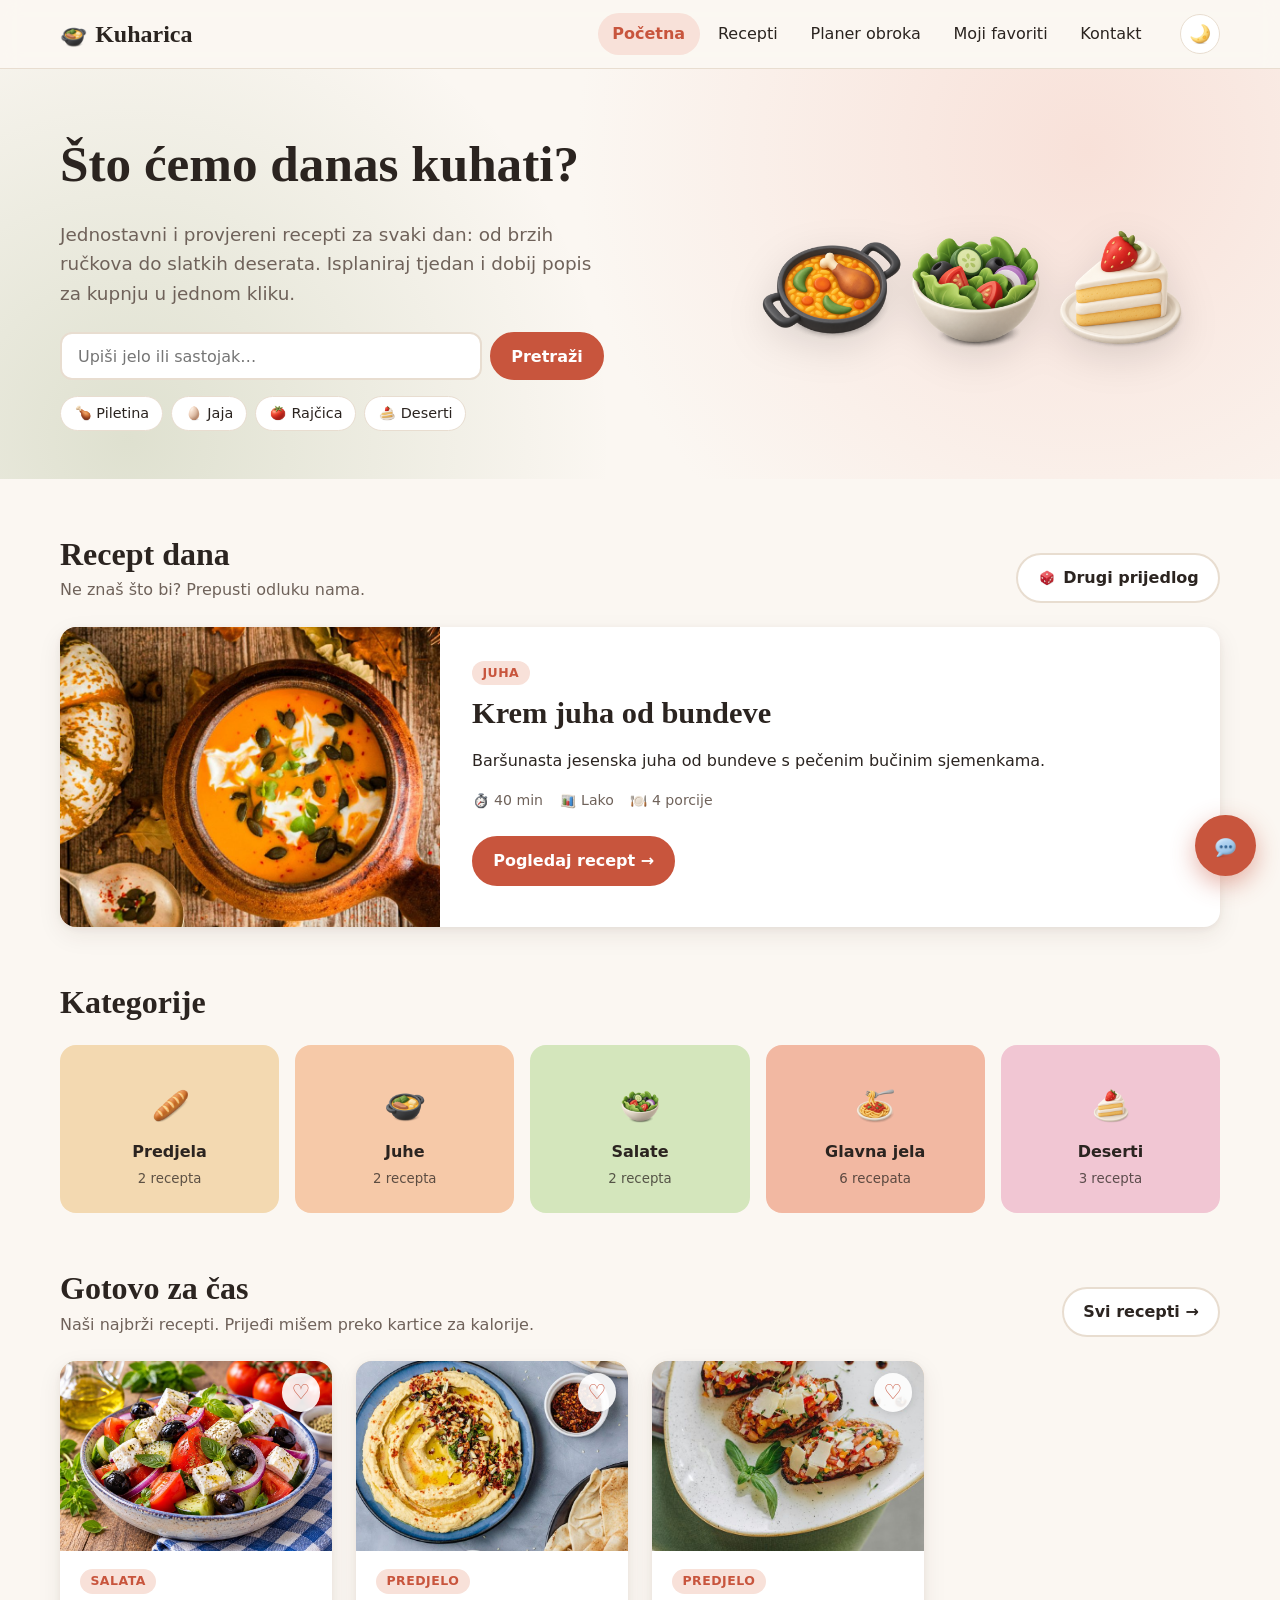
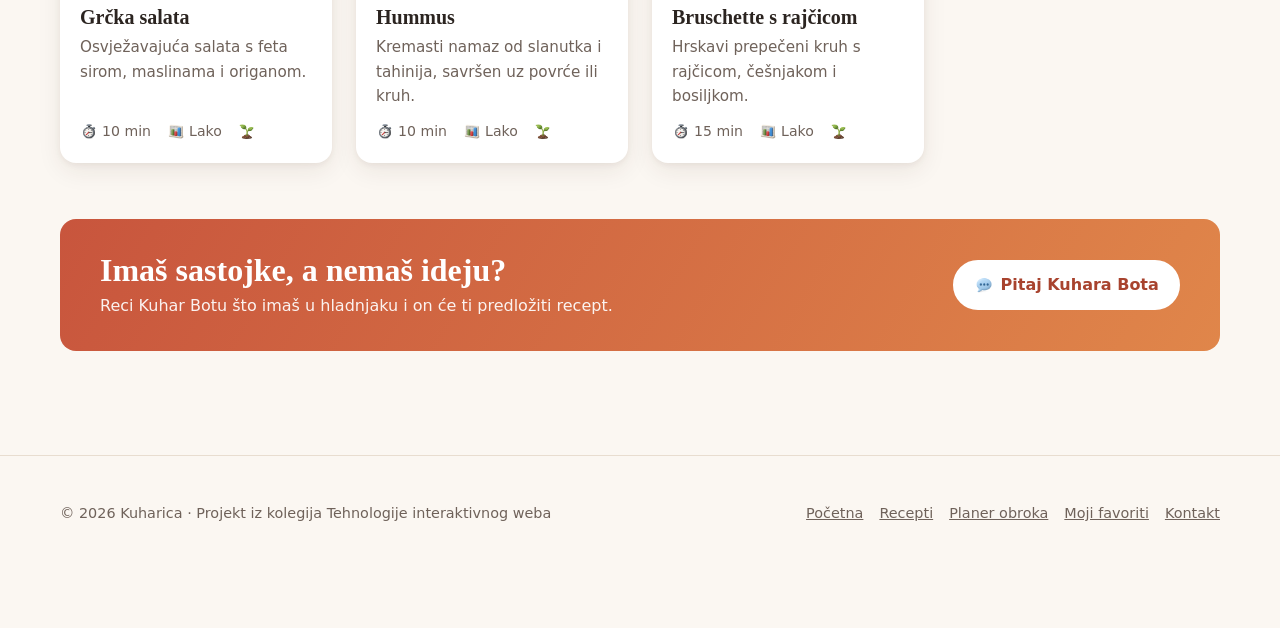
<file: index.html>
<!DOCTYPE html>
<html lang="hr">
<head>
  <meta charset="UTF-8">
  <meta name="viewport" content="width=device-width, initial-scale=1.0">
  <meta name="description" content="Domaći recepti, planer obroka i chatbot koji predlaže što skuhati.">
  <title>Kuharica – recepti za svaki dan</title>
  <link rel="icon" type="image/png" href="images/icons/pot.png">
  <link rel="stylesheet" href="css/style.css">
</head>
<body data-page="home">
  <header class="header">
    <div class="wrapper header-content">
      <a href="index.html" class="logo"><span class="logo-icon"><img class="icon" src="images/icons/pot.png" alt=""></span><span class="logo-text">Kuharica</span></a>
      <nav class="navigation" id="navigation" aria-label="Glavna navigacija">
        <a href="index.html" class="active" aria-current="page">Početna</a>
        <a href="recipes.html">Recepti</a>
        <a href="planner.html">Planer obroka</a>
        <a href="favorites.html">Moji favoriti</a>
        <a href="contact.html">Kontakt</a>
      </nav>
      <div class="header-actions">
        <button class="btn-icon" id="theme-toggle" aria-label="Promijeni temu"><img class="icon" src="images/icons/moon.png" alt=""></button>
        <button class="btn-icon menu-btn" id="menu-toggle" aria-label="Izbornik" aria-expanded="false" aria-controls="navigation">☰</button>
      </div>
    </div>
  </header>

  <main>
    <section class="hero">
      <div class="wrapper hero-content">
        <div>
          <h1>Što ćemo danas kuhati?</h1>
          <p>Jednostavni i provjereni recepti za svaki dan: od brzih ručkova do slatkih deserata. Isplaniraj tjedan i dobij popis za kupnju u jednom kliku.</p>
          <form class="hero-search" action="recipes.html" method="get" role="search">
            <label for="hero-search-input" class="visually-hidden">Pretraži recepte</label>
            <input type="search" id="hero-search-input" name="q" placeholder="Upiši jelo ili sastojak…">
            <button type="submit" class="btn btn-primary">Pretraži</button>
          </form>
          <div class="hero-tags">
            <a href="recipes.html?q=piletina"><img class="icon" src="images/icons/drumstick.png" alt=""> Piletina</a>
            <a href="recipes.html?q=jaja"><img class="icon" src="images/icons/egg.png" alt=""> Jaja</a>
            <a href="recipes.html?q=rajčica"><img class="icon" src="images/icons/tomato.png" alt=""> Rajčica</a>
            <a href="recipes.html?category=dessert"><img class="icon" src="images/icons/cake.png" alt=""> Deserti</a>
          </div>
        </div>
        <div class="hero-illustration" aria-hidden="true"><span><img class="icon" src="images/icons/paella.png" alt=""></span><span><img class="icon" src="images/icons/salad.png" alt=""></span><span><img class="icon" src="images/icons/cake.png" alt=""></span></div>
      </div>
    </section>

    <section class="section">
      <div class="wrapper">
        <div class="section-header">
          <div>
            <h2>Recept dana</h2>
            <p class="subtitle">Ne znaš što bi? Prepusti odluku nama.</p>
          </div>
          <button class="btn" id="new-suggestion"><img class="icon" src="images/icons/dice.png" alt=""> Drugi prijedlog</button>
        </div>
        <article class="featured" id="recipe-of-the-day" aria-live="polite"></article>
      </div>
    </section>

    <section class="section section-no-top">
      <div class="wrapper">
        <div class="section-header"><h2>Kategorije</h2></div>
        <div class="categories" id="categories"></div>
      </div>
    </section>

    <section class="section section-no-top">
      <div class="wrapper">
        <div class="section-header">
          <div>
            <h2>Gotovo za čas</h2>
            <p class="subtitle">Naši najbrži recepti. Prijeđi mišem preko kartice za kalorije.</p>
          </div>
          <a href="recipes.html" class="btn">Svi recepti →</a>
        </div>
        <div class="grid" id="fastest"></div>
      </div>
    </section>

    <section class="section section-no-top" id="favorites-section" hidden>
      <div class="wrapper">
        <div class="section-header"><h2><img class="icon" src="images/icons/heart.png" alt=""> Tvoji favoriti</h2></div>
        <div class="grid" id="favorites-grid"></div>
      </div>
    </section>

    <section class="section section-no-top">
      <div class="wrapper">
        <div class="chat-cta">
          <div>
            <h2>Imaš sastojke, a nemaš ideju?</h2>
            <p>Reci Kuhar Botu što imaš u hladnjaku i on će ti predložiti recept.</p>
          </div>
          <button class="btn open-chat"><img class="icon" src="images/icons/speech-bubble.png" alt=""> Pitaj Kuhara Bota</button>
        </div>
      </div>
    </section>

  </main>

  <footer class="footer">
    <div class="wrapper footer-content">
      <p>© 2026 Kuharica · Projekt iz kolegija Tehnologije interaktivnog weba</p>
      <nav aria-label="Navigacija u podnožju"><a href="index.html">Početna</a> <a href="recipes.html">Recepti</a> <a href="planner.html">Planer obroka</a> <a href="favorites.html">Moji favoriti</a> <a href="contact.html">Kontakt</a></nav>
    </div>
  </footer>

  <script src="js/data.js"></script>
  <script src="js/main.js"></script>
  <script src="js/chatbot.js"></script>
</body>
</html>
</file>
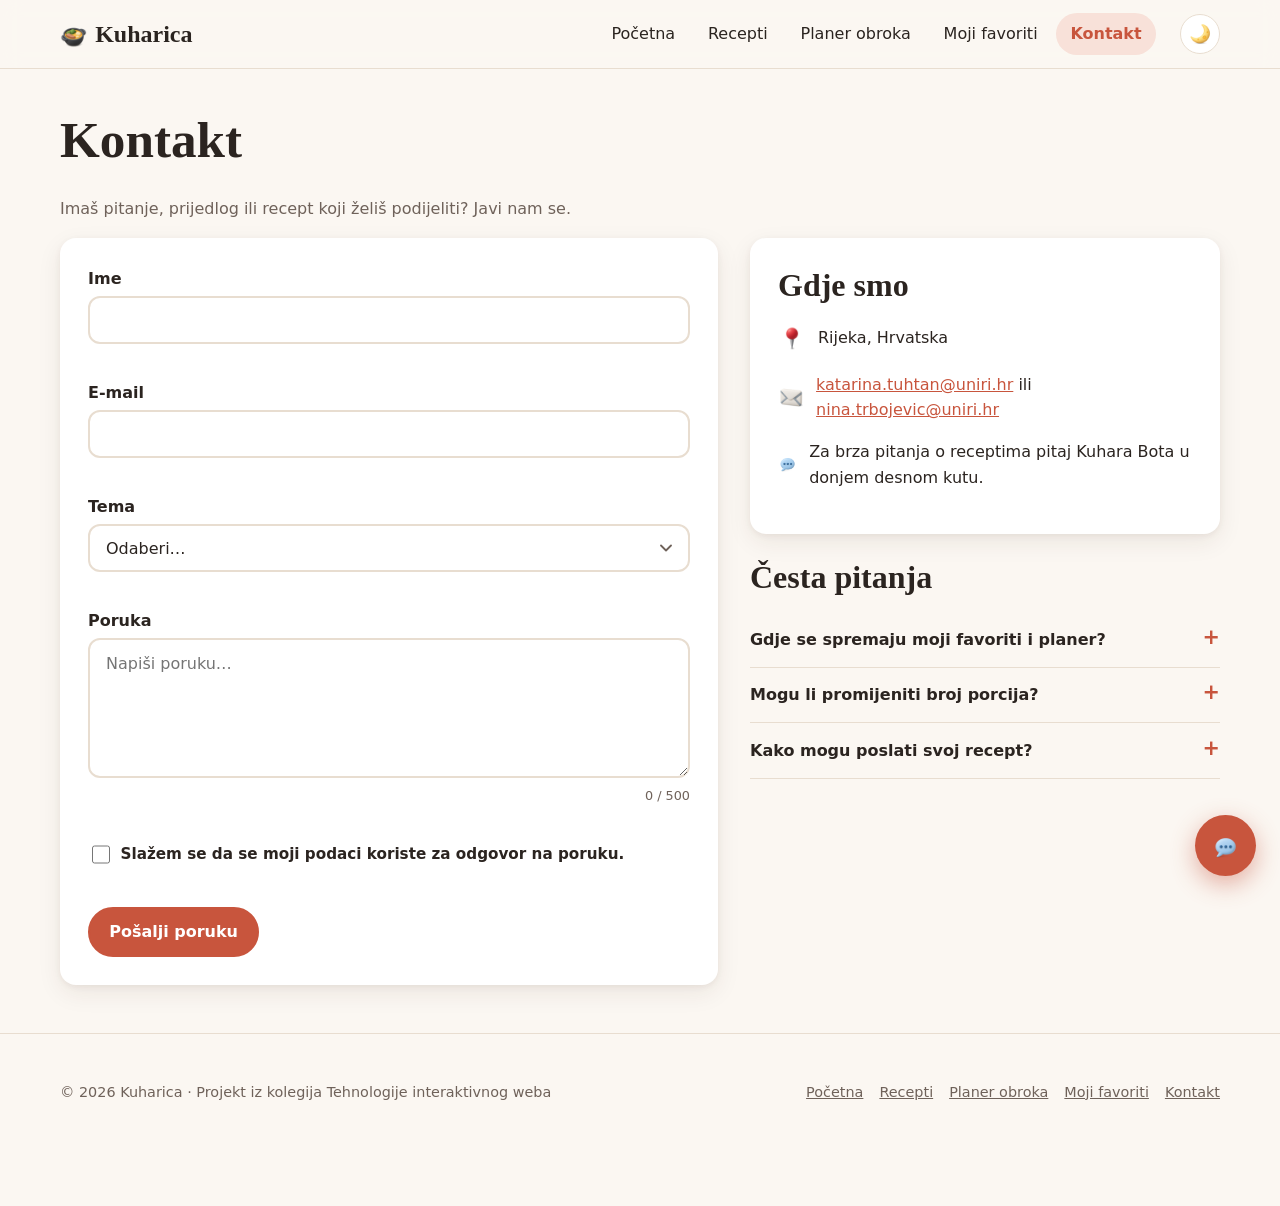
<file: contact.html>
<!DOCTYPE html>
<html lang="hr">

<head>
  <meta charset="UTF-8">
  <meta name="viewport" content="width=device-width, initial-scale=1.0">
  <meta name="description" content="Pošalji nam pitanje ili svoj recept.">
  <title>Kontakt | Kuharica</title>
  <link rel="icon" type="image/png" href="images/icons/pot.png">
  <link rel="stylesheet" href="css/style.css">
</head>

<body data-page="contact">
  <header class="header">
    <div class="wrapper header-content">
      <a href="index.html" class="logo"><span class="logo-icon"><img class="icon" src="images/icons/pot.png"
            alt=""></span><span class="logo-text">Kuharica</span></a>
      <nav class="navigation" id="navigation" aria-label="Glavna navigacija">
        <a href="index.html">Početna</a>
        <a href="recipes.html">Recepti</a>
        <a href="planner.html">Planer obroka</a>
        <a href="favorites.html">Moji favoriti</a>
        <a href="contact.html" class="active" aria-current="page">Kontakt</a>
      </nav>
      <div class="header-actions">
        <button class="btn-icon" id="theme-toggle" aria-label="Promijeni temu"><img class="icon"
            src="images/icons/moon.png" alt=""></button>
        <button class="btn-icon menu-btn" id="menu-toggle" aria-label="Izbornik" aria-expanded="false"
          aria-controls="navigation">☰</button>
      </div>
    </div>
  </header>

  <main>
    <div class="wrapper">
      <div class="page-title">
        <h1>Kontakt</h1>
        <p class="subtitle">Imaš pitanje, prijedlog ili recept koji želiš podijeliti? Javi nam se.</p>
      </div>

      <div class="contact-layout">
        <section class="block">
          <form id="contact-form" action="https://formspree.io/f/myewdglk" method="POST" novalidate>
            <div class="field">
              <label for="name">Ime</label>
              <input type="text" id="name" name="name" autocomplete="name">
              <small class="error" aria-live="polite"></small>
            </div>
            <div class="field">
              <label for="email">E-mail</label>
              <input type="email" id="email" name="email" autocomplete="email">
              <small class="error" aria-live="polite"></small>
            </div>
            <div class="field">
              <label for="topic">Tema</label>
              <select id="topic" name="topic">
                <option value="">Odaberi…</option>
                <option value="question">Pitanje o receptu</option>
                <option value="recipe">Želim poslati svoj recept</option>
                <option value="suggestion">Prijedlog ili pohvala</option>
                <option value="other">Ostalo</option>
              </select>
              <small class="error" aria-live="polite"></small>
            </div>
            <div class="field" id="recipe-field" hidden>
              <label for="recipe-name">Naziv recepta</label>
              <input type="text" id="recipe-name" name="recipe" placeholder="npr. Bakine fritule">
              <small class="error" aria-live="polite"></small>
            </div>
            <div class="field">
              <label for="message">Poruka</label>
              <textarea id="message" name="message" maxlength="500" placeholder="Napiši poruku…"></textarea>
              <span class="char-count" id="char-count">0 / 500</span>
              <small class="error" aria-live="polite"></small>
            </div>
            <div class="field">
              <label class="checkbox"><input type="checkbox" id="consent"> Slažem se da se moji podaci koriste za
                odgovor na poruku.</label>
              <small class="error" aria-live="polite"></small>
            </div>
            <button type="submit" class="btn btn-primary" id="send-btn">Pošalji poruku</button>
          </form>

          <div class="success" id="success" hidden>
            <p class="success-emoji"><img class="icon" src="images/icons/check.png" alt=""></p>
            <h2>Hvala, <span id="success-name"></span>!</h2>
            <p>Tvoja poruka je zaprimljena. Javit ćemo ti se uskoro.</p>
            <button class="btn" id="new-message" type="button">Pošalji novu poruku</button>
          </div>
        </section>

        <aside>
          <div class="block">
            <h2>Gdje smo</h2>
            <div class="info-item"><span><img class="icon" src="images/icons/pin.png" alt=""></span>
              <p>Rijeka, Hrvatska</p>
            </div>
            <div class="info-item">
              <span><img class="icon" src="images/icons/envelope.png" alt=""></span>
              <p>
                <a href="mailto:katarina.tuhtan@uniri.hr">katarina.tuhtan@uniri.hr</a> ili <a
                  href="mailto:nina.trbojevic@uniri.hr">nina.trbojevic@uniri.hr</a>
              </p>
            </div>
            <div class="info-item"><span><img class="icon" src="images/icons/speech-bubble.png" alt=""></span>
              <p>Za brza pitanja o receptima pitaj Kuhara Bota u donjem desnom kutu.</p>
            </div>
          </div>

          <div class="questions">
            <h2>Česta pitanja</h2>
            <div class="question">
              <button class="question-btn" aria-expanded="false" aria-controls="answer-1">Gdje se spremaju moji favoriti
                i planer?</button>
              <div class="answer" id="answer-1" hidden>
                <p>Lokalno u tvom pregledniku (localStorage). Ostaju spremljeni i kad zatvoriš stranicu, ali samo na tom
                  uređaju.</p>
              </div>
            </div>
            <div class="question">
              <button class="question-btn" aria-expanded="false" aria-controls="answer-2">Mogu li promijeniti broj
                porcija?</button>
              <div class="answer" id="answer-2" hidden>
                <p>Da. Na stranici recepta upiši broj porcija ili koristi gumbe + i −, a količine sastojaka preračunat
                  će se same.</p>
              </div>
            </div>
            <div class="question">
              <button class="question-btn" aria-expanded="false" aria-controls="answer-3">Kako mogu poslati svoj
                recept?</button>
              <div class="answer" id="answer-3" hidden>
                <p>U obrascu odaberi temu „Želim poslati svoj recept“, upiši naziv i opiši recept u poruci.</p>
              </div>
            </div>
          </div>
        </aside>
      </div>
    </div>

  </main>

  <footer class="footer">
    <div class="wrapper footer-content">
      <p>© 2026 Kuharica · Projekt iz kolegija Tehnologije interaktivnog weba</p>
      <nav aria-label="Navigacija u podnožju"><a href="index.html">Početna</a> <a href="recipes.html">Recepti</a> <a
          href="planner.html">Planer obroka</a> <a href="favorites.html">Moji favoriti</a> <a href="contact.html">Kontakt</a></nav>
    </div>
  </footer>

  <script src="js/data.js"></script>
  <script src="js/main.js"></script>
  <script src="js/chatbot.js"></script>
</body>

</html>
</file>
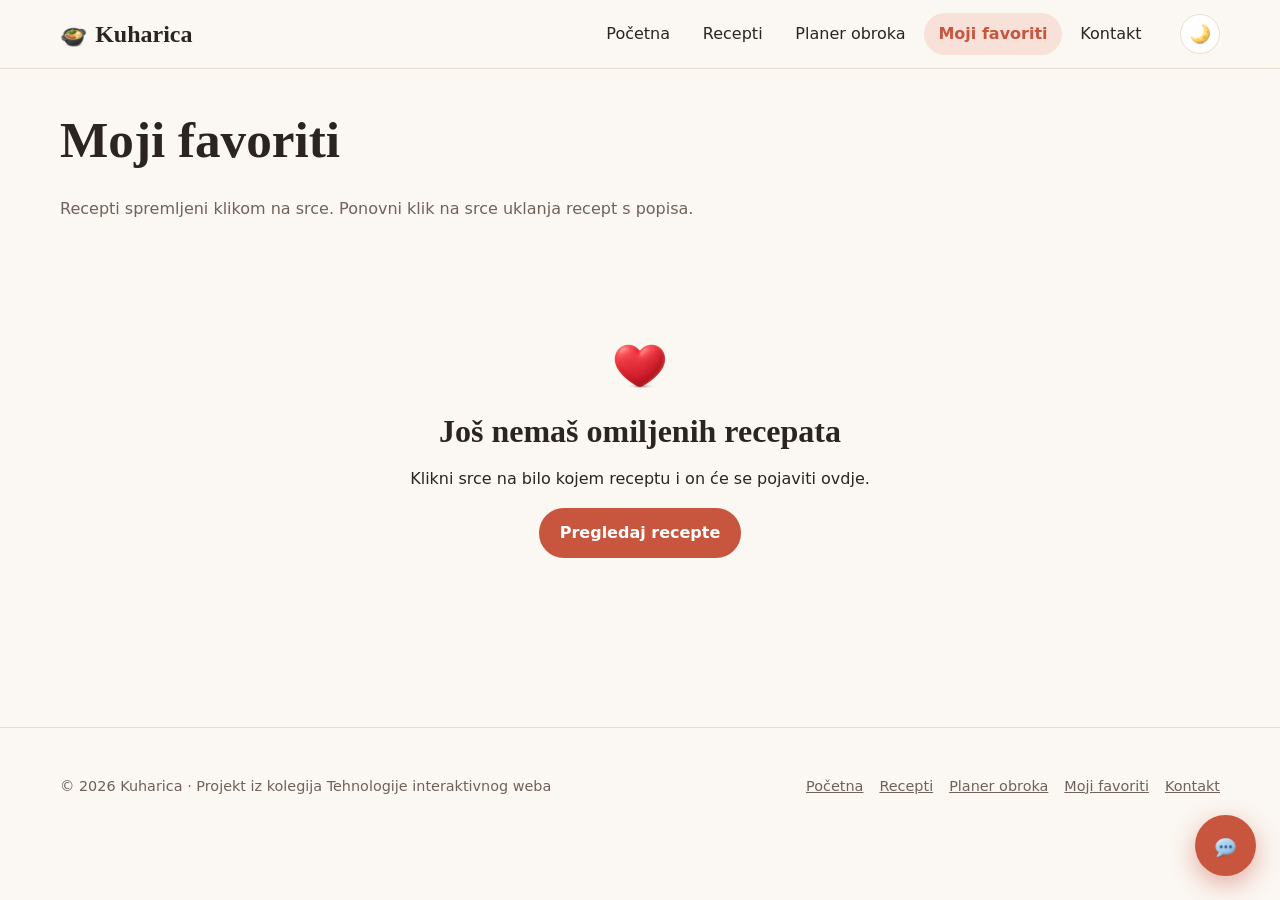
<file: favorites.html>
<!DOCTYPE html>
<html lang="hr">
<head>
  <meta charset="UTF-8">
  <meta name="viewport" content="width=device-width, initial-scale=1.0">
  <meta name="description" content="Tvoji spremljeni recepti.">
  <title>Moji favoriti | Kuharica</title>
  <link rel="icon" type="image/png" href="images/icons/pot.png">
  <link rel="stylesheet" href="css/style.css">
</head>
<body data-page="favorites">
  <header class="header">
    <div class="wrapper header-content">
      <a href="index.html" class="logo"><span class="logo-icon"><img class="icon" src="images/icons/pot.png" alt=""></span><span class="logo-text">Kuharica</span></a>
      <nav class="navigation" id="navigation" aria-label="Glavna navigacija">
        <a href="index.html">Početna</a>
        <a href="recipes.html">Recepti</a>
        <a href="planner.html">Planer obroka</a>
        <a href="favorites.html" class="active" aria-current="page">Moji favoriti</a>
        <a href="contact.html">Kontakt</a>
      </nav>
      <div class="header-actions">
        <button class="btn-icon" id="theme-toggle" aria-label="Promijeni temu"><img class="icon" src="images/icons/moon.png" alt=""></button>
        <button class="btn-icon menu-btn" id="menu-toggle" aria-label="Izbornik" aria-expanded="false" aria-controls="navigation">☰</button>
      </div>
    </div>
  </header>

  <main>
    <div class="wrapper">
      <div class="page-title">
        <h1>Moji favoriti</h1>
        <p class="subtitle">Recepti spremljeni klikom na srce. Ponovni klik na srce uklanja recept s popisa.</p>
      </div>

      <p class="counter" id="favorites-count" aria-live="polite"></p>
      <div class="grid" id="favorites-list"></div>

      <div class="empty" id="favorites-empty" hidden>
        <p class="empty-emoji"><img class="icon" src="images/icons/heart.png" alt=""></p>
        <h2>Još nemaš omiljenih recepata</h2>
        <p>Klikni srce na bilo kojem receptu i on će se pojaviti ovdje.</p>
        <a href="recipes.html" class="btn btn-primary">Pregledaj recepte</a>
      </div>
    </div>
  </main>

  <footer class="footer">
    <div class="wrapper footer-content">
      <p>© 2026 Kuharica · Projekt iz kolegija Tehnologije interaktivnog weba</p>
      <nav aria-label="Navigacija u podnožju"><a href="index.html">Početna</a> <a href="recipes.html">Recepti</a> <a href="planner.html">Planer obroka</a> <a href="favorites.html">Moji favoriti</a> <a href="contact.html">Kontakt</a></nav>
    </div>
  </footer>

  <script src="js/data.js"></script>
  <script src="js/main.js"></script>
  <script src="js/chatbot.js"></script>
</body>
</html>
</file>
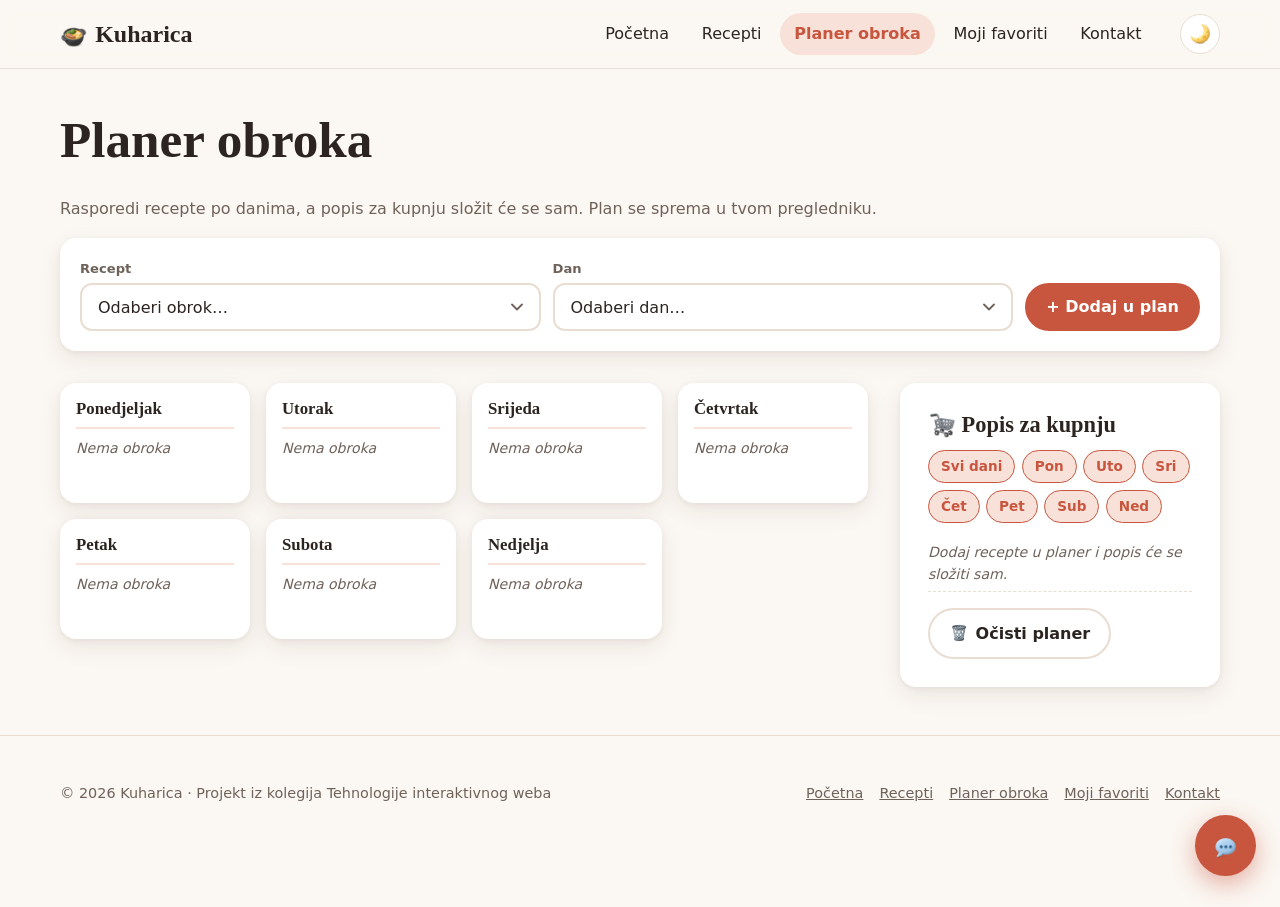
<file: planner.html>
<!DOCTYPE html>
<html lang="hr">
<head>
  <meta charset="UTF-8">
  <meta name="viewport" content="width=device-width, initial-scale=1.0">
  <meta name="description" content="Isplaniraj obroke za tjedan i dobij popis za kupnju.">
  <title>Planer obroka | Kuharica</title>
  <link rel="icon" type="image/png" href="images/icons/pot.png">
  <link rel="stylesheet" href="css/style.css">
</head>
<body data-page="planner">
  <header class="header">
    <div class="wrapper header-content">
      <a href="index.html" class="logo"><span class="logo-icon"><img class="icon" src="images/icons/pot.png" alt=""></span><span class="logo-text">Kuharica</span></a>
      <nav class="navigation" id="navigation" aria-label="Glavna navigacija">
        <a href="index.html">Početna</a>
        <a href="recipes.html">Recepti</a>
        <a href="planner.html" class="active" aria-current="page">Planer obroka</a>
        <a href="favorites.html">Moji favoriti</a>
        <a href="contact.html">Kontakt</a>
      </nav>
      <div class="header-actions">
        <button class="btn-icon" id="theme-toggle" aria-label="Promijeni temu"><img class="icon" src="images/icons/moon.png" alt=""></button>
        <button class="btn-icon menu-btn" id="menu-toggle" aria-label="Izbornik" aria-expanded="false" aria-controls="navigation">☰</button>
      </div>
    </div>
  </header>

  <main>
    <div class="wrapper">
      <div class="page-title">
        <h1>Planer obroka</h1>
        <p class="subtitle">Rasporedi recepte po danima, a popis za kupnju složit će se sam. Plan se sprema u tvom pregledniku.</p>
      </div>

      <form class="planner-form" id="planner-form">
        <div>
          <label for="planner-recipe">Recept</label>
          <select id="planner-recipe">
            <option value="" disabled selected>Odaberi obrok…</option>
          </select>
        </div>
        <div>
          <label for="planner-day">Dan</label>
          <select id="planner-day">
            <option value="" disabled selected>Odaberi dan…</option>
          </select>
        </div>
        <button type="submit" class="btn btn-primary">+ Dodaj u plan</button>
      </form>

      <div class="planner-layout">
        <div class="week" id="week"></div>

        <aside class="block shopping">
          <h2><img class="icon" src="images/icons/cart.png" alt=""> Popis za kupnju</h2>
          <div class="shopping-days" id="shopping-days" role="group" aria-label="Dani za popis za kupnju"></div>
          <p class="tip" id="shopping-count"></p>
          <ul class="shopping-list" id="shopping-list"></ul>
          <button class="btn" id="clear-planner" type="button"><img class="icon" src="images/icons/trash.png" alt=""> Očisti planer</button>
        </aside>
      </div>
    </div>

  </main>

  <footer class="footer">
    <div class="wrapper footer-content">
      <p>© 2026 Kuharica · Projekt iz kolegija Tehnologije interaktivnog weba</p>
      <nav aria-label="Navigacija u podnožju"><a href="index.html">Početna</a> <a href="recipes.html">Recepti</a> <a href="planner.html">Planer obroka</a> <a href="favorites.html">Moji favoriti</a> <a href="contact.html">Kontakt</a></nav>
    </div>
  </footer>

  <script src="js/data.js"></script>
  <script src="js/main.js"></script>
  <script src="js/chatbot.js"></script>
</body>
</html>
</file>
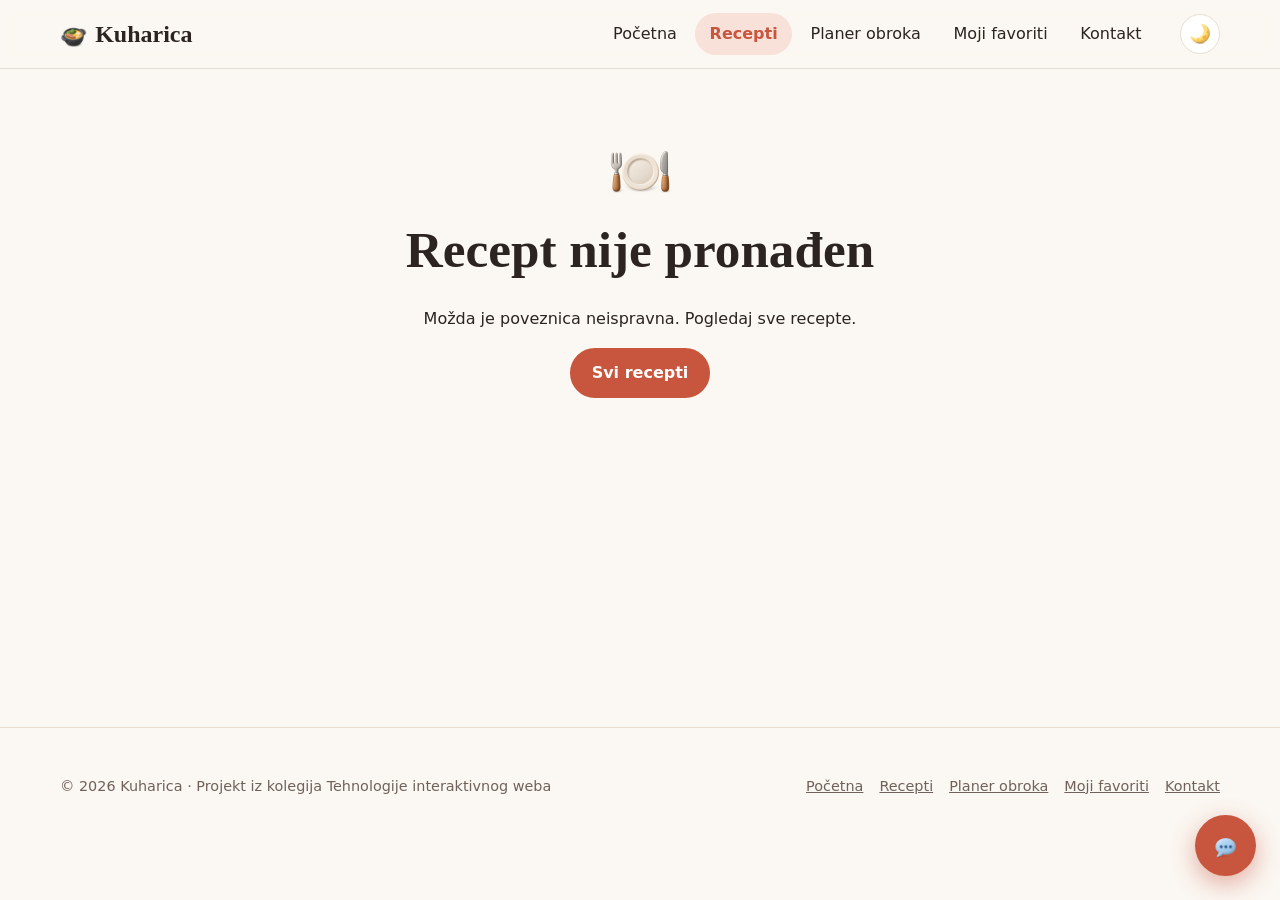
<file: recipe.html>
<!DOCTYPE html>
<html lang="hr">
<head>
  <meta charset="UTF-8">
  <meta name="viewport" content="width=device-width, initial-scale=1.0">
  <meta name="description" content="Sastojci i postupak pripreme.">
  <title>Recept | Kuharica</title>
  <link rel="icon" type="image/png" href="images/icons/pot.png">
  <link rel="stylesheet" href="css/style.css">
</head>
<body data-page="recipe">
  <header class="header">
    <div class="wrapper header-content">
      <a href="index.html" class="logo"><span class="logo-icon"><img class="icon" src="images/icons/pot.png" alt=""></span><span class="logo-text">Kuharica</span></a>
      <nav class="navigation" id="navigation" aria-label="Glavna navigacija">
        <a href="index.html">Početna</a>
        <a href="recipes.html" class="active" aria-current="page">Recepti</a>
        <a href="planner.html">Planer obroka</a>
        <a href="favorites.html">Moji favoriti</a>
        <a href="contact.html">Kontakt</a>
      </nav>
      <div class="header-actions">
        <button class="btn-icon" id="theme-toggle" aria-label="Promijeni temu"><img class="icon" src="images/icons/moon.png" alt=""></button>
        <button class="btn-icon menu-btn" id="menu-toggle" aria-label="Izbornik" aria-expanded="false" aria-controls="navigation">☰</button>
      </div>
    </div>
  </header>

  <main>
    <div class="wrapper">
      <article id="recipe-content"></article>
    </div>

    <section class="section" id="similar-section">
      <div class="wrapper">
        <div class="section-header"><h2>Možda ti se svidi i…</h2></div>
        <div class="grid" id="similar-grid"></div>
      </div>
    </section>

  </main>

  <footer class="footer">
    <div class="wrapper footer-content">
      <p>© 2026 Kuharica · Projekt iz kolegija Tehnologije interaktivnog weba</p>
      <nav aria-label="Navigacija u podnožju"><a href="index.html">Početna</a> <a href="recipes.html">Recepti</a> <a href="planner.html">Planer obroka</a> <a href="favorites.html">Moji favoriti</a> <a href="contact.html">Kontakt</a></nav>
    </div>
  </footer>

  <script src="js/data.js"></script>
  <script src="js/main.js"></script>
  <script src="js/chatbot.js"></script>
</body>
</html>
</file>
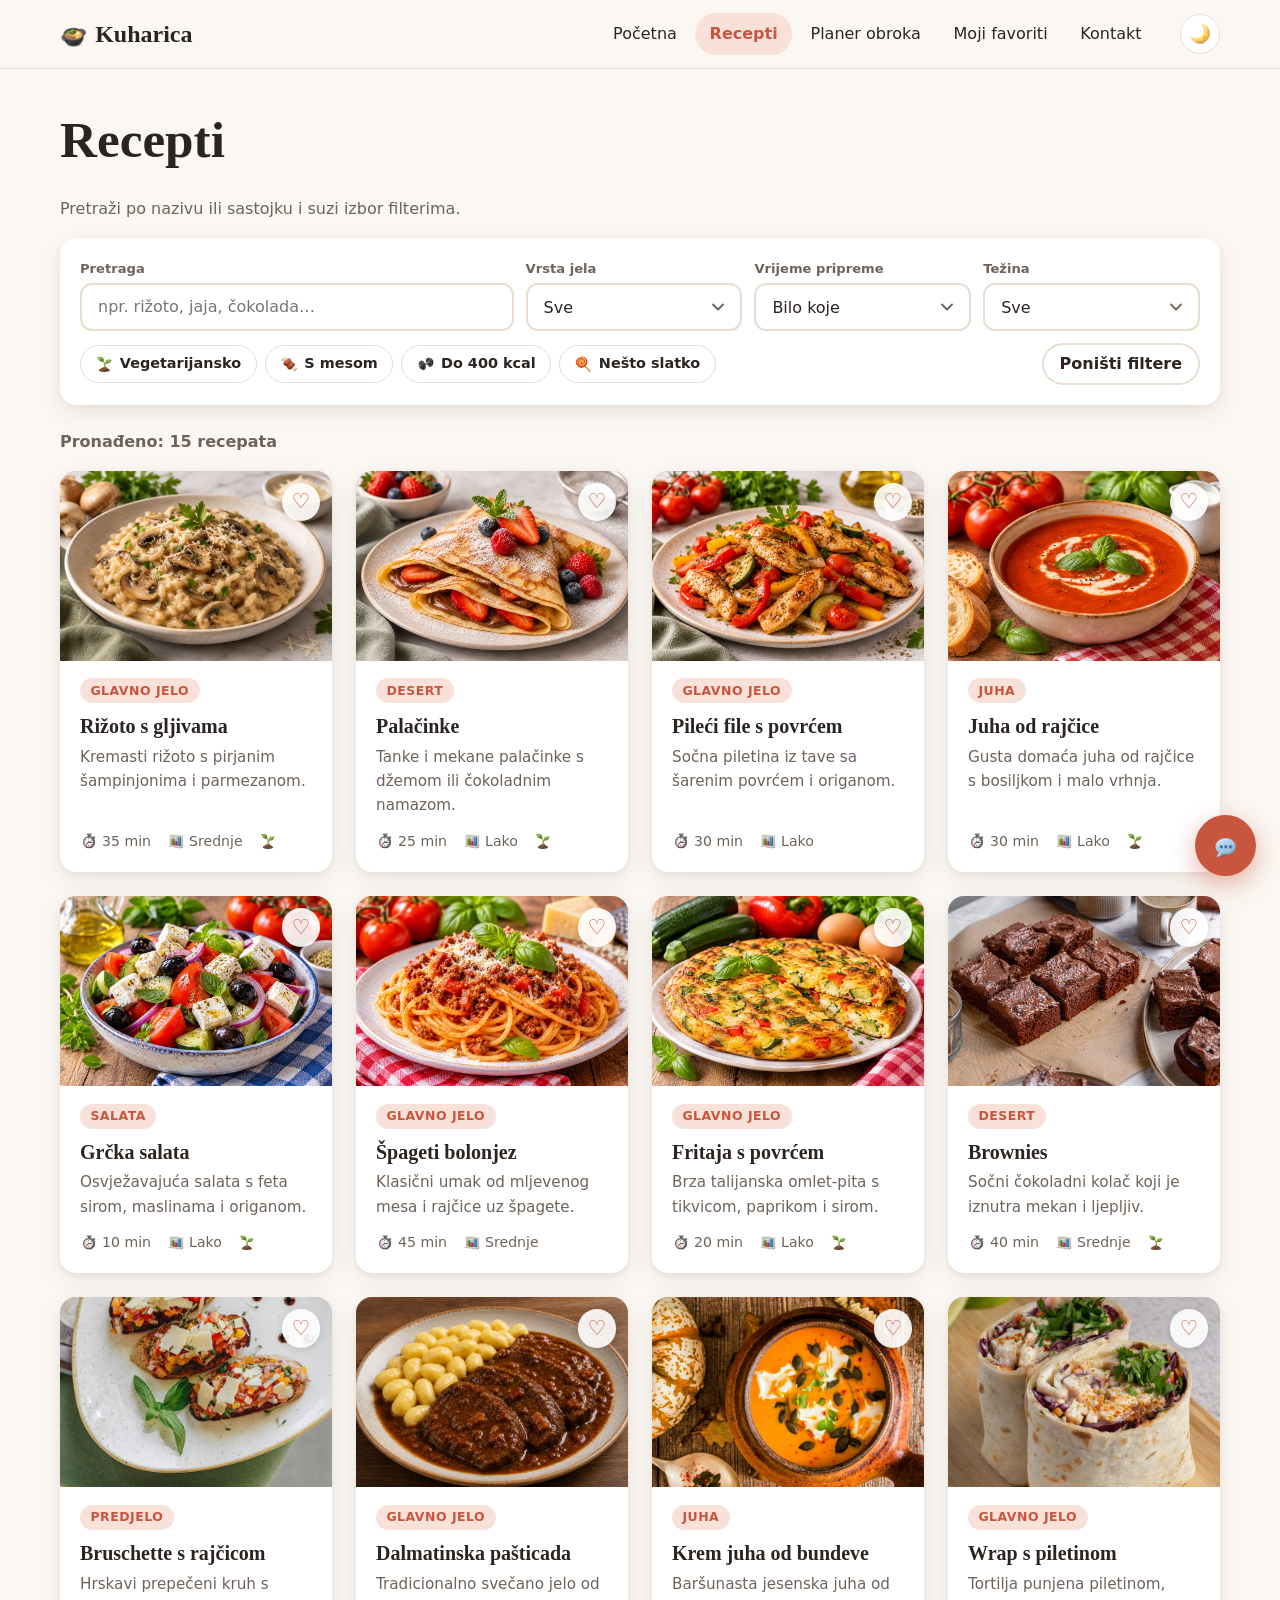
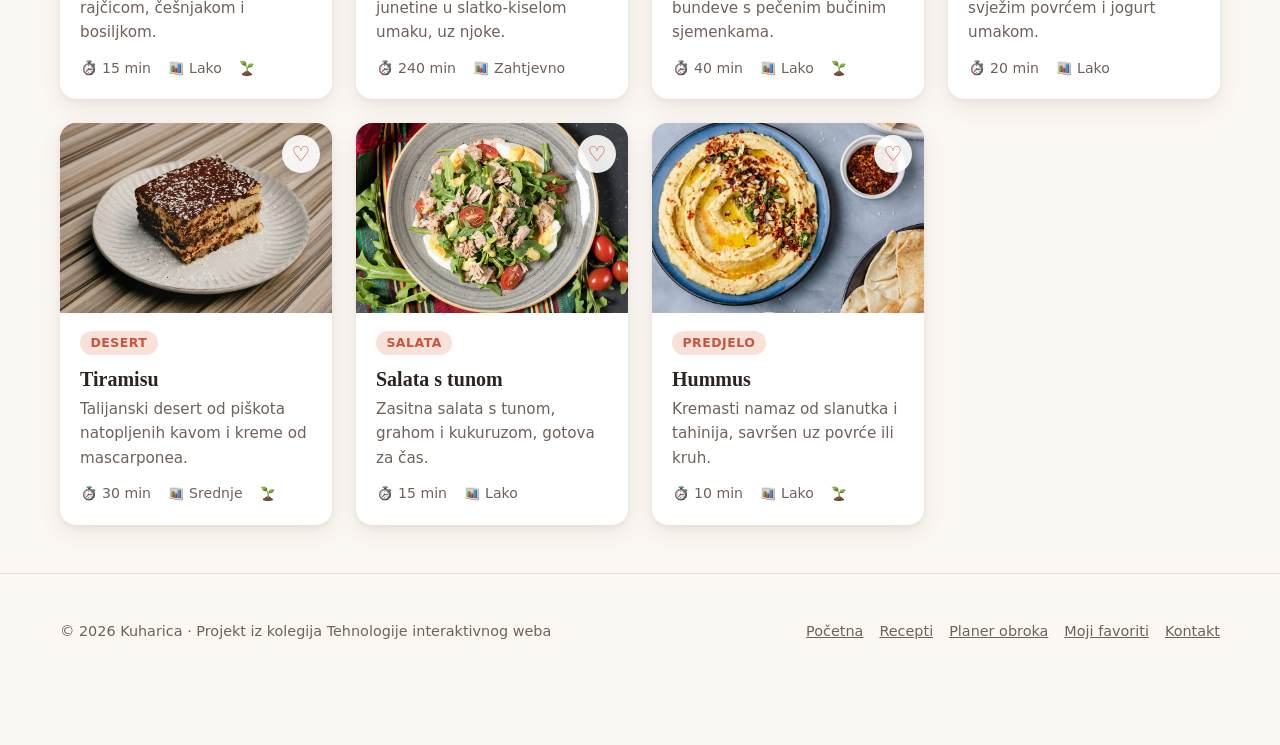
<file: recipes.html>
<!DOCTYPE html>
<html lang="hr">
<head>
  <meta charset="UTF-8">
  <meta name="viewport" content="width=device-width, initial-scale=1.0">
  <meta name="description" content="Pretraži i filtriraj sve recepte.">
  <title>Recepti | Kuharica</title>
  <link rel="icon" type="image/png" href="images/icons/pot.png">
  <link rel="stylesheet" href="css/style.css">
</head>
<body data-page="recipes">
  <header class="header">
    <div class="wrapper header-content">
      <a href="index.html" class="logo"><span class="logo-icon"><img class="icon" src="images/icons/pot.png" alt=""></span><span class="logo-text">Kuharica</span></a>
      <nav class="navigation" id="navigation" aria-label="Glavna navigacija">
        <a href="index.html">Početna</a>
        <a href="recipes.html" class="active" aria-current="page">Recepti</a>
        <a href="planner.html">Planer obroka</a>
        <a href="favorites.html">Moji favoriti</a>
        <a href="contact.html">Kontakt</a>
      </nav>
      <div class="header-actions">
        <button class="btn-icon" id="theme-toggle" aria-label="Promijeni temu"><img class="icon" src="images/icons/moon.png" alt=""></button>
        <button class="btn-icon menu-btn" id="menu-toggle" aria-label="Izbornik" aria-expanded="false" aria-controls="navigation">☰</button>
      </div>
    </div>
  </header>

  <main>
    <div class="wrapper">
      <div class="page-title">
        <h1>Recepti</h1>
        <p class="subtitle">Pretraži po nazivu ili sastojku i suzi izbor filterima.</p>
      </div>

      <div class="filters" role="search">
        <div>
          <label for="search">Pretraga</label>
          <input type="search" id="search" placeholder="npr. rižoto, jaja, čokolada…">
        </div>
        <div>
          <label for="filter-category">Vrsta jela</label>
          <select id="filter-category"><option value="">Sve</option></select>
        </div>
        <div>
          <label for="filter-time">Vrijeme pripreme</label>
          <select id="filter-time">
            <option value="">Bilo koje</option>
            <option value="15">do 15 min</option>
            <option value="30">do 30 min</option>
            <option value="60">do 1 sat</option>
          </select>
        </div>
        <div>
          <label for="filter-difficulty">Težina</label>
          <select id="filter-difficulty">
            <option value="">Sve</option>
            <option>Lako</option>
            <option>Srednje</option>
            <option>Zahtjevno</option>
          </select>
        </div>
        <div class="filters-row">
          <label class="filter-tag"><input type="checkbox" id="filter-veg"> <img class="icon" src="images/icons/seedling.png" alt=""> Vegetarijansko</label>
          <label class="filter-tag"><input type="checkbox" id="filter-meat"> <img class="icon" src="images/icons/meat.png" alt=""> S mesom</label>
          <label class="filter-tag"><input type="checkbox" id="filter-light"> <img class="icon" src="images/icons/dumbbell.png" alt=""> Do 400 kcal</label>
          <label class="filter-tag"><input type="checkbox" id="filter-sweet"> <img class="icon" src="images/icons/lollipop.png" alt=""> Nešto slatko</label>
          <button class="btn" id="reset-filters" type="button">Poništi filtere</button>
        </div>
      </div>

      <p class="counter" id="results-count" aria-live="polite"></p>
      <div class="grid" id="recipe-grid"></div>
      <div class="empty" id="no-results" hidden>
        <p class="empty-emoji"><img class="icon" src="images/icons/spoon.png" alt=""></p>
        <h2>Nema takvih recepata</h2>
        <p>Probaj s drugim pojmom ili poništi filtere. Možeš pitati i Kuhara Bota.</p>
      </div>
    </div>

  </main>

  <footer class="footer">
    <div class="wrapper footer-content">
      <p>© 2026 Kuharica · Projekt iz kolegija Tehnologije interaktivnog weba</p>
      <nav aria-label="Navigacija u podnožju"><a href="index.html">Početna</a> <a href="recipes.html">Recepti</a> <a href="planner.html">Planer obroka</a> <a href="favorites.html">Moji favoriti</a> <a href="contact.html">Kontakt</a></nav>
    </div>
  </footer>

  <script src="js/data.js"></script>
  <script src="js/main.js"></script>
  <script src="js/chatbot.js"></script>
</body>
</html>
</file>
<file: css/style.css>
/* =========================================================
   KUHARICA – STILOVI
   ========================================================= */

/* ---------- Varijable i teme ---------- */
:root {
  --background: #fbf7f2;
  --surface: #ffffff;
  --surface-2: #f4ece2;
  --text: #2b2420;
  --text-muted: #6f625a;
  --accent: #c8553d;
  --accent-dark: #a8432e;
  --accent-light: #f8e1d9;
  --green: #5d7a32;
  --border: #e8ddd0;
  --shadow: 0 2px 6px rgba(60, 40, 20, 0.06), 0 8px 24px rgba(60, 40, 20, 0.08);
  --radius: 16px;
  --font-heading: Georgia, "Times New Roman", serif;
  --font-body: system-ui, -apple-system, "Segoe UI", Roboto, Arial, sans-serif;
  --max-width: 1160px;
  color-scheme: light;
}

[data-theme="dark"] {
  --background: #1c1917;
  --surface: #282320;
  --surface-2: #332c28;
  --text: #f3ece6;
  --text-muted: #b5a89f;
  --accent: #e8765c;
  --accent-dark: #f08f78;
  --accent-light: #4a2e26;
  --green: #9bbd6a;
  --border: #3d3531;
  --shadow: 0 2px 6px rgba(0, 0, 0, 0.3), 0 8px 24px rgba(0, 0, 0, 0.35);
  color-scheme: dark;
}

/* ---------- Osnove ---------- */
*,
*::before,
*::after {
  box-sizing: border-box;
}

[hidden] {
  display: none !important;
}

body {
  margin: 0;
  font-family: var(--font-body);
  font-size: 1rem;
  line-height: 1.6;
  color: var(--text);
  background: var(--background);
  transition: background-color 0.3s, color 0.3s;
  display: flex;
  flex-direction: column;
  min-height: 100vh;
}

main {
  flex: 1;
}

h1,
h2,
h3 {
  font-family: var(--font-heading);
  line-height: 1.2;
  margin: 0 0 0.5em;
}

h1 {
  font-size: clamp(2rem, 5vw, 3.2rem);
}

h2 {
  font-size: clamp(1.5rem, 3vw, 2rem);
}

a {
  color: var(--accent);
}

img {
  max-width: 100%;
}

button,
input,
select,
textarea {
  font: inherit;
  color: inherit;
}

:focus-visible {
  outline: 3px solid var(--accent);
  outline-offset: 2px;
}

.wrapper {
  width: min(100% - 2.5rem, var(--max-width));
  margin-inline: auto;
}

.section {
  padding: 3.5rem 0;
}

/* sekcija koja se nastavlja na prethodnu, bez gornjeg razmaka */
.section-no-top {
  padding-top: 0;
}

.section-header {
  display: flex;
  justify-content: space-between;
  align-items: end;
  gap: 1rem;
  flex-wrap: wrap;
  margin-bottom: 1.5rem;
}

.section-header h2 {
  margin: 0;
}

.subtitle {
  color: var(--text-muted);
  margin: 0.25rem 0 0;
}

.visually-hidden {
  position: absolute;
  width: 1px;
  height: 1px;
  overflow: hidden;
  clip: rect(0 0 0 0);
  white-space: nowrap;
}

/* ---------- Gumbi ---------- */
.btn {
  display: inline-flex;
  align-items: center;
  justify-content: center;
  gap: 0.4rem;
  padding: 0.65rem 1.2rem;
  border-radius: 999px;
  border: 2px solid var(--border);
  background: var(--surface);
  font-weight: 600;
  text-decoration: none;
  color: var(--text);
  cursor: pointer;
  transition: transform 0.15s, background-color 0.2s, border-color 0.2s;
}

.btn:hover {
  transform: translateY(-1px);
  border-color: var(--accent);
}

.btn-primary {
  background: var(--accent);
  border-color: var(--accent);
  color: #fff;
}

.btn-primary:hover {
  background: var(--accent-dark);
  border-color: var(--accent-dark);
}

[data-theme="dark"] .btn-primary {
  color: #1c1917;
}

.btn-icon {
  width: 2.5rem;
  height: 2.5rem;
  border-radius: 50%;
  border: 1px solid var(--border);
  background: var(--surface);
  cursor: pointer;
  font-size: 1.1rem;
  display: inline-grid;
  place-items: center;
  transition: background-color 0.2s;
}

.btn-icon:hover {
  background: var(--surface-2);
}

/* ---------- 3D ikone (thiings.co) ----------
   veličina ide u em, pa ikonu skalira font-size roditelja */
.icon {
  display: inline-block;
  width: 1.25em;
  height: 1.25em;
  object-fit: contain;
  vertical-align: -0.3em;
}

.logo-icon .icon,
.hero-illustration .icon,
.category-emoji .icon,
.empty-emoji .icon,
.success-emoji .icon,
.card-image .icon,
.recipe-emoji .icon,
.chat-avatar .icon,
.chat-btn-icon .icon,
.chat-mini .icon {
  width: 1em;
  height: 1em;
  vertical-align: middle;
}

.btn-icon .icon {
  width: 1.4em;
  height: 1.4em;
}

/* ---------- Zaglavlje i navigacija ---------- */
.header {
  position: sticky;
  top: 0;
  z-index: 50;
  background: color-mix(in srgb, var(--background) 88%, transparent);
  backdrop-filter: blur(10px);
  border-bottom: 1px solid var(--border);
}

.header-content {
  display: flex;
  align-items: center;
  gap: 1.5rem;
  height: 4.25rem;
}

.logo {
  display: flex;
  align-items: center;
  gap: 0.5rem;
  font-family: var(--font-heading);
  font-size: 1.5rem;
  font-weight: 700;
  color: var(--text);
  text-decoration: none;
}

.logo-icon {
  font-size: 1.7rem;
}

.navigation {
  display: flex;
  gap: 0.25rem;
  margin-left: auto;
}

.navigation a {
  padding: 0.5rem 0.9rem;
  border-radius: 999px;
  text-decoration: none;
  color: var(--text);
  font-weight: 500;
  transition: background-color 0.2s;
}

.navigation a:hover {
  background: var(--surface-2);
}

.navigation a.active {
  background: var(--accent-light);
  color: var(--accent);
  font-weight: 700;
}

.header-actions {
  display: flex;
  gap: 0.5rem;
}

.menu-btn {
  display: none;
}

/* ---------- Hero (početna) ---------- */
.hero {
  padding: 4rem 0 3rem;
  background:
    radial-gradient(circle at 85% 20%, var(--accent-light), transparent 45%),
    radial-gradient(circle at 10% 90%, color-mix(in srgb, var(--green) 18%, transparent), transparent 40%);
}

.hero-content {
  display: grid;
  grid-template-columns: 1.3fr 1fr;
  gap: 2rem;
  align-items: center;
}

.hero p {
  font-size: 1.15rem;
  color: var(--text-muted);
  max-width: 34rem;
}

.hero-search {
  display: flex;
  gap: 0.5rem;
  margin: 1.5rem 0 1rem;
  max-width: 34rem;
}

.hero-search input {
  flex: 1;
  min-width: 0;
}

.hero-tags {
  display: flex;
  flex-wrap: wrap;
  gap: 0.5rem;
}

.hero-tags a {
  padding: 0.3rem 0.8rem;
  border-radius: 999px;
  background: var(--surface);
  border: 1px solid var(--border);
  font-size: 0.9rem;
  text-decoration: none;
  color: var(--text);
}

.hero-tags a:hover {
  border-color: var(--accent);
}

.hero-illustration {
  font-size: clamp(5rem, 14vw, 9rem);
  text-align: center;
  line-height: 1;
  filter: drop-shadow(0 12px 20px rgba(0, 0, 0, 0.12));
  user-select: none;
}

.hero-illustration span {
  display: inline-block;
  animation: lebdi 4s ease-in-out infinite;
}

.hero-illustration span:nth-child(2) {
  animation-delay: 0.6s;
}

.hero-illustration span:nth-child(3) {
  animation-delay: 1.2s;
}

@keyframes lebdi {
  50% {
    transform: translateY(-10px) rotate(-4deg);
  }
}

/* ---------- Polja obrasca ---------- */
input[type="text"],
input[type="email"],
input[type="search"],
input[type="number"],
select,
textarea {
  padding: 0.7rem 1rem;
  border-radius: 12px;
  border: 2px solid var(--border);
  background: var(--surface);
  transition: border-color 0.2s;
  width: 100%;
  line-height: 1.5;
}

/* jednostruka polja i padajući izbornici iste visine */
input[type="text"],
input[type="email"],
input[type="search"],
input[type="number"],
select {
  height: 3rem;
}

input[type="search"] {
  -webkit-appearance: none;
  appearance: none;
}

/* vlastita strelica, odmaknuta od desnog ruba koliko i tekst od lijevog (1rem) */
select {
  -webkit-appearance: none;
  appearance: none;
  padding-right: 2.75rem;
  background-image: url("data:image/svg+xml,%3Csvg xmlns='http://www.w3.org/2000/svg' viewBox='0 0 12 8'%3E%3Cpath d='M1 1.5l5 5 5-5' fill='none' stroke='%236f625a' stroke-width='1.8' stroke-linecap='round' stroke-linejoin='round'/%3E%3C/svg%3E");
  background-repeat: no-repeat;
  background-position: right 1rem center;
  background-size: 0.75rem;
  cursor: pointer;
}

/* gumbi u istom redu s poljem jednake su visine kao polje */
.hero-search .btn,
.add-to-planner .btn,
.planner-form .btn {
  height: 3rem;
  padding-top: 0;
  padding-bottom: 0;
}

[data-theme="dark"] select {
  background-image: url("data:image/svg+xml,%3Csvg xmlns='http://www.w3.org/2000/svg' viewBox='0 0 12 8'%3E%3Cpath d='M1 1.5l5 5 5-5' fill='none' stroke='%23b5a89f' stroke-width='1.8' stroke-linecap='round' stroke-linejoin='round'/%3E%3C/svg%3E");
}

input:focus,
select:focus,
textarea:focus {
  border-color: var(--accent);
  outline: none;
}

/* ---------- Recept dana ---------- */
.featured {
  display: grid;
  grid-template-columns: 380px 1fr;
  background: var(--surface);
  border-radius: var(--radius);
  overflow: hidden;
  box-shadow: var(--shadow);
}

.featured.animate {
  animation: pojavi 0.45s ease;
}

@keyframes pojavi {
  from {
    opacity: 0;
    transform: translateY(8px);
  }
}

.featured-image {
  background: var(--color);
  display: grid;
  place-items: center;
  font-size: 7rem;
  min-height: 240px;
}

.featured-text {
  padding: 2rem;
}

.featured-text .tag {
  margin-bottom: 10px;
}

.featured-text h3 {
  font-size: 1.9rem;
}

.featured-text .meta {
  margin: 1rem 0 1.5rem;
}

/* ---------- Kategorije ---------- */
.categories {
  display: grid;
  grid-template-columns: repeat(5, 1fr);
  gap: 1rem;
}

.category {
  display: flex;
  flex-direction: column;
  align-items: center;
  gap: 0.2rem;
  padding: 1.5rem 1rem;
  border-radius: var(--radius);
  background: var(--color);
  color: #2b2420;
  text-decoration: none;
  transition: transform 0.2s, box-shadow 0.2s;
}

.category:hover {
  transform: translateY(-4px);
  box-shadow: var(--shadow);
}

.category-emoji {
  font-size: 2.6rem;
}

.category small {
  opacity: 0.75;
}

[data-theme="dark"] .category,
[data-theme="dark"] .card-image,
[data-theme="dark"] .featured-image,
[data-theme="dark"] .recipe-emoji {
  background: color-mix(in srgb, var(--color) 35%, #282320);
  color: var(--text);
}

/* ---------- Kartice recepata ---------- */
.grid {
  display: grid;
  grid-template-columns: repeat(auto-fill, minmax(260px, 1fr));
  gap: 1.5rem;
}

.card {
  --card-image-height: 190px;
  position: relative;
  display: flex;
  flex-direction: column;
  background: var(--surface);
  border-radius: var(--radius);
  overflow: hidden;
  box-shadow: var(--shadow);
  transition: transform 0.2s;
}

.card:hover {
  transform: translateY(-4px);
}

.card-image {
  display: grid;
  place-items: center;
  height: 160px;
  background: var(--color);
  font-size: 4.5rem;
  text-decoration: none;
}

.card-image {
  overflow: hidden;
}

.card-image span {
  transition: transform 0.3s;
}

.card:hover .card-image span {
  transform: scale(1.12) rotate(-6deg);
}

/* fotografije jela ispunjavaju svoj okvir */
.card-image:has(img:not(.icon)),
.featured-image:has(img:not(.icon)),
.recipe-emoji:has(img:not(.icon)) {
  position: relative;
}

.card-image img:not(.icon),
.featured-image img:not(.icon),
.recipe-emoji img:not(.icon) {
  position: absolute;
  inset: 0;
  width: 100%;
  height: 100%;
  object-fit: cover;
  display: block;
  transition: transform 0.4s ease;
}

.card:hover .card-image img:not(.icon) {
  transform: scale(1.06);
}

.card-image {
  height: var(--card-image-height);
}

.featured-image,
.recipe-emoji {
  overflow: hidden;
}

.featured-image:has(img:not(.icon)) {
  min-height: 300px;
}

.card-body {
  padding: 1.1rem 1.25rem 1.25rem;
  flex: 1;
  display: flex;
  flex-direction: column;
}

.card-body .tag {
  margin-bottom: 5px;
}

.card-body h3 {
  font-size: 1.25rem;
  margin: 0.4rem 0;
}

.card-body h3 a {
  color: var(--text);
  text-decoration: none;
}

.card-body h3 a:hover {
  color: var(--accent);
}

.card-body p {
  color: var(--text-muted);
  font-size: 0.95rem;
  margin: 0 0 0.75rem;
  flex: 1;
}

/* traka s kalorijama uz donji rub slike; pri prelasku mišem "izraste" odozdo */
.card-nutrition {
  position: absolute;
  top: var(--card-image-height);
  left: 0;
  right: 0;
  padding: 0.5rem 1rem;
  background: rgba(30, 20, 15, 0.82);
  color: #fff;
  font-size: 0.85rem;
  font-weight: 600;
  text-align: center;
  transform: translateY(-100%);
  clip-path: inset(100% 0 0 0);
  transition: clip-path 0.25s;
  pointer-events: none;
}

.card.show-nutrition .card-nutrition {
  clip-path: inset(0 0 0 0);
}

.tag {
  display: inline-block;
  align-self: flex-start;
  padding: 0.15rem 0.65rem;
  border-radius: 999px;
  background: var(--accent-light);
  color: var(--accent);
  font-size: 0.78rem;
  font-weight: 700;
  text-transform: uppercase;
  letter-spacing: 0.04em;
  text-decoration: none;
}

.meta {
  display: flex;
  flex-wrap: wrap;
  gap: 0.4rem 1rem;
  font-size: 0.88rem;
  color: var(--text-muted);
}

.heart {
  position: absolute;
  top: 0.75rem;
  right: 0.75rem;
  z-index: 2;
  width: 2.4rem;
  height: 2.4rem;
  border-radius: 50%;
  border: none;
  background: rgba(255, 255, 255, 0.9);
  color: var(--accent);
  font-size: 1.3rem;
  line-height: 1;
  cursor: pointer;
  box-shadow: 0 2px 8px rgba(0, 0, 0, 0.12);
  transition: transform 0.15s;
}

.heart:hover {
  transform: scale(1.12);
}

.heart.active {
  animation: puls 0.35s ease;
}

@keyframes puls {
  50% {
    transform: scale(1.3);
  }
}

/* ---------- Poziv na chat (početna) ---------- */
.chat-cta {
  display: flex;
  align-items: center;
  justify-content: space-between;
  gap: 1.5rem;
  flex-wrap: wrap;
  padding: 2rem 2.5rem;
  border-radius: var(--radius);
  background: linear-gradient(120deg, var(--accent), #e0864a);
  color: #fff;
}

.chat-cta h2 {
  margin-bottom: 0.25rem;
}

.chat-cta p {
  margin: 0;
  opacity: 0.92;
}

.chat-cta .btn {
  background: #fff;
  color: #a8432e;
  border-color: #fff;
}

/* ---------- Stranica recepata: filteri ---------- */
.page-title {
  padding: 2.5rem 0 1rem;
}

.filters {
  display: grid;
  grid-template-columns: 2fr repeat(3, 1fr);
  gap: 0.75rem;
  padding: 1.25rem;
  background: var(--surface);
  border-radius: var(--radius);
  box-shadow: var(--shadow);
}

.filters label {
  display: block;
  font-size: 0.82rem;
  font-weight: 600;
  color: var(--text-muted);
  margin-bottom: 0.25rem;
}

.filters-row {
  grid-column: 1 / -1;
  display: flex;
  flex-wrap: wrap;
  align-items: center;
  gap: 0.5rem;
}

.checkbox {
  display: inline-flex !important;
  align-items: center;
  gap: 0.45rem;
  font-size: 0.95rem !important;
  color: var(--text) !important;
  cursor: pointer;
  margin: 0 !important;
}

.checkbox input {
  width: 1.15rem;
  height: 1.15rem;
  accent-color: var(--accent);
}

/* filteri kao tagovi: checkbox je skriven, a cijela oznaka se uključuje/isključuje klikom */
.filters .filter-tag {
  position: relative;
  display: inline-flex;
  align-items: center;
  gap: 0.4rem;
  margin: 0;
  padding: 0.4rem 0.9rem;
  border-radius: 999px;
  border: 1px solid var(--border);
  background: var(--surface);
  color: var(--text);
  font-size: 0.9rem;
  font-weight: 600;
  cursor: pointer;
  user-select: none;
  transition: background-color 0.2s, border-color 0.2s, color 0.2s;
}

.filters .filter-tag:hover {
  border-color: var(--accent);
}

.filter-tag input {
  position: absolute;
  opacity: 0;
  width: 1px;
  height: 1px;
  margin: 0;
  pointer-events: none;
}

.filters .filter-tag:has(input:checked) {
  background: var(--accent-light);
  border-color: var(--accent);
  color: var(--accent);
}

.filter-tag:has(input:focus-visible) {
  outline: 2px solid var(--accent);
  outline-offset: 2px;
}

.filters-row .btn {
  margin-left: auto;
  padding: 0.4rem 1rem;
}

.counter {
  margin: 1.5rem 0 1rem;
  color: var(--text-muted);
  font-weight: 600;
}

.empty {
  text-align: center;
  padding: 3rem 1rem;
}

.empty-emoji {
  font-size: 4rem;
  margin: 0;
}

/* ---------- Pojedinačni recept ---------- */
.breadcrumbs {
  padding: 1.5rem 0;
  font-size: 0.9rem;
  color: var(--text-muted);
}

.breadcrumbs a {
  color: var(--text-muted);
}

.recipe-header {
  display: grid;
  grid-template-columns: 420px 1fr;
  gap: 2.5rem;
  align-items: center;
}

/* na desktopu (dok su slika i tekst jedno pored drugog) više zraka ispod oznake kategorije */
@media (min-width: 761px) {
  .recipe-intro .tag {
    margin-bottom: 15px;
  }
}

.recipe-emoji {
  aspect-ratio: 4 / 3;
  border-radius: 24px;
  background: var(--color);
  display: grid;
  place-items: center;
  font-size: 8rem;
  box-shadow: var(--shadow);
}

.recipe-description {
  font-size: 1.15rem;
  color: var(--text-muted);
}

.recipe-meta {
  list-style: none;
  padding: 0;
  margin: 1rem 0 1.5rem;
  display: flex;
  flex-wrap: wrap;
  gap: 0.5rem;
}

.recipe-meta li {
  padding: 0.4rem 0.9rem;
  background: var(--surface);
  border: 1px solid var(--border);
  border-radius: 999px;
  font-size: 0.92rem;
}

.recipe-meta small {
  color: var(--text-muted);
}

.recipe-actions {
  display: flex;
  flex-wrap: wrap;
  gap: 0.75rem;
  align-items: center;
}

.heart-large {
  position: static;
  width: auto;
  height: auto;
  border-radius: 999px;
  font-size: 1rem;
  padding: 0.65rem 1.2rem;
  box-shadow: none;
  border: 2px solid var(--border);
  background: var(--surface);
}

.heart-large.active {
  background: var(--accent-light);
  border-color: var(--accent);
}

.add-to-planner {
  display: flex;
  gap: 0.5rem;
}

.add-to-planner select {
  width: auto;
  border-radius: 999px;
}

.recipe-body {
  display: grid;
  grid-template-columns: 1fr 1.5fr;
  gap: 2rem;
  margin: 3rem 0 1rem;
  align-items: start;
}

.block {
  background: var(--surface);
  border-radius: var(--radius);
  padding: 1.75rem;
  box-shadow: var(--shadow);
}

.servings {
  display: flex;
  align-items: center;
  gap: 0.5rem;
  margin-bottom: 1rem;
  font-weight: 600;
}

.servings input {
  width: 4.5rem;
  height: 2.5rem;
  text-align: center;
  padding: 0.45rem;
}

.ingredients-list {
  list-style: none;
  padding: 0;
  margin: 0;
}

.ingredients-list li {
  padding: 0.6rem 0.25rem;
  border-bottom: 1px dashed var(--border);
  cursor: pointer;
  transition: opacity 0.2s;
}

.ingredients-list li::before {
  content: "○ ";
  color: var(--accent);
}

.ingredients-list li.checked {
  opacity: 0.45;
  text-decoration: line-through;
}

.ingredients-list li.checked::before {
  content: "● ";
}

.quantity {
  font-weight: 700;
  color: var(--accent);
}

.steps {
  counter-reset: korak;
  list-style: none;
  padding: 0;
  margin: 0;
}

.steps li {
  counter-increment: korak;
  position: relative;
  padding: 0.9rem 0.75rem 0.9rem 3.25rem;
  border-radius: 12px;
  cursor: pointer;
  transition: background-color 0.2s, opacity 0.2s;
}

.steps li:hover {
  background: var(--surface-2);
}

.steps li::before {
  content: counter(korak);
  position: absolute;
  left: 0.6rem;
  top: 0.8rem;
  width: 1.9rem;
  height: 1.9rem;
  border-radius: 50%;
  background: var(--accent);
  color: #fff;
  display: grid;
  place-items: center;
  font-weight: 700;
  font-size: 0.9rem;
}

.steps li.done {
  opacity: 0.5;
}

.steps li.done::before {
  content: "✓";
  background: var(--green);
}

.progress {
  height: 8px;
  background: var(--surface-2);
  border-radius: 999px;
  margin-top: 1rem;
  overflow: hidden;
}

.progress-bar {
  height: 100%;
  width: 0;
  background: var(--green);
  transition: width 0.4s ease;
}

.tip {
  font-size: 0.88rem;
  color: var(--text-muted);
  margin: 0.75rem 0 0;
}

/* ---------- Planer ---------- */
.planner-form {
  display: flex;
  flex-wrap: wrap;
  gap: 0.75rem;
  align-items: end;
  padding: 1.25rem;
  background: var(--surface);
  border-radius: var(--radius);
  box-shadow: var(--shadow);
  margin-bottom: 2rem;
}

.planner-form > div {
  flex: 1 1 200px;
}

.planner-form label {
  display: block;
  font-size: 0.82rem;
  font-weight: 600;
  color: var(--text-muted);
  margin-bottom: 0.25rem;
}

.planner-layout {
  display: grid;
  grid-template-columns: 1fr 320px;
  gap: 2rem;
  align-items: start;
}

.week {
  display: grid;
  grid-template-columns: repeat(auto-fill, minmax(180px, 1fr));
  gap: 1rem;
}

.day {
  background: var(--surface);
  border-radius: var(--radius);
  padding: 1rem;
  box-shadow: var(--shadow);
  min-height: 120px;
}

.day h3 {
  font-size: 1.05rem;
  padding-bottom: 0.5rem;
  border-bottom: 2px solid var(--accent-light);
}

.day ul {
  list-style: none;
  padding: 0;
  margin: 0;
}

.day li {
  display: flex;
  justify-content: space-between;
  align-items: center;
  gap: 0.5rem;
  padding: 0.35rem 0;
  font-size: 0.92rem;
}

.day li a {
  color: var(--text);
  text-decoration: none;
}

.day li a:hover {
  color: var(--accent);
}

.remove {
  flex-shrink: 0;
  border: none;
  background: var(--surface-2);
  width: 1.6rem;
  height: 1.6rem;
  border-radius: 50%;
  cursor: pointer;
  font-size: 0.75rem;
}

.remove:hover {
  background: var(--accent);
  color: #fff;
}

.day-empty {
  color: var(--text-muted);
  font-size: 0.88rem;
  font-style: italic;
  margin: 0;
}

.shopping {
  position: sticky;
  top: 5.5rem;
}

.shopping h2 {
  font-size: 1.4rem;
}

.shopping-list {
  list-style: none;
  padding: 0;
  margin: 0 0 1rem;
  max-height: 60vh;
  overflow-y: auto;
}

.shopping-list li {
  padding: 0.35rem 0;
  border-bottom: 1px dashed var(--border);
}

.shopping-list label {
  display: flex;
  gap: 0.6rem;
  align-items: baseline;
  cursor: pointer;
}

.shopping-list input {
  accent-color: var(--green);
}

.shopping-list li.purchased span {
  text-decoration: line-through;
  opacity: 0.5;
}

.shopping-days {
  display: flex;
  flex-wrap: wrap;
  gap: 0.4rem;
  margin-bottom: 0.75rem;
}

.shopping-days .filter-tag {
  position: relative;
  display: inline-flex;
  align-items: center;
  padding: 0.3rem 0.75rem;
  border-radius: 999px;
  border: 1px solid var(--border);
  background: var(--surface);
  color: var(--text);
  font-size: 0.85rem;
  font-weight: 600;
  cursor: pointer;
}

.shopping-days .filter-tag:hover {
  border-color: var(--accent);
}

.shopping-days .filter-tag:has(input:checked) {
  background: var(--accent-light);
  border-color: var(--accent);
  color: var(--accent);
}

.shopping-list .shopping-recipe {
  margin-top: 0.9rem;
  padding: 0 0 0.25rem;
  border-bottom: 2px solid var(--accent-light);
  color: var(--accent);
  font-size: 0.85rem;
  font-weight: 700;
  text-transform: uppercase;
  letter-spacing: 0.04em;
}

.shopping-list .shopping-recipe:first-child {
  margin-top: 0;
}

.shopping-list .shopping-recipe small {
  color: var(--text-muted);
  font-weight: 600;
}

/* ---------- Kontakt ---------- */
.contact-layout {
  display: grid;
  grid-template-columns: 1.4fr 1fr;
  gap: 2rem;
  align-items: start;
}

.field {
  margin-bottom: 1.1rem;
}

.field > label {
  display: block;
  font-weight: 600;
  margin-bottom: 0.3rem;
}

.field textarea {
  resize: vertical;
  min-height: 140px;
}

.invalid {
  border-color: #d03b3b !important;
}

.error {
  display: block;
  color: #d03b3b;
  font-size: 0.85rem;
  min-height: 1.1em;
  margin-top: 0.2rem;
}

[data-theme="dark"] .error {
  color: #ff8a80;
}

.char-count {
  display: block;
  text-align: right;
  font-size: 0.8rem;
  color: var(--text-muted);
}

.char-count.warning {
  color: var(--accent);
  font-weight: 700;
}

.success {
  text-align: center;
  padding: 2rem 1rem;
  animation: pojavi 0.4s ease;
}

.success-emoji {
  font-size: 4rem;
  margin: 0;
}

.info-item {
  display: flex;
  align-items: center;
  gap: 0.75rem;
  margin-bottom: 1rem;
}

.info-item span:first-child {
  font-size: 1.4rem;
}

.info-item p {
  margin: 0;
}

.questions {
  margin-top: 1.5rem;
}

.question {
  border-bottom: 1px solid var(--border);
}

.question-btn {
  width: 100%;
  text-align: left;
  padding: 0.9rem 0;
  background: none;
  border: none;
  font-weight: 600;
  cursor: pointer;
  display: flex;
  justify-content: space-between;
  gap: 1rem;
}

.question-btn::after {
  content: "+";
  font-size: 1.3rem;
  line-height: 1;
  color: var(--accent);
  transition: transform 0.2s;
}

.question-btn[aria-expanded="true"]::after {
  transform: rotate(45deg);
}

.answer {
  padding-bottom: 1rem;
  color: var(--text-muted);
}

.answer p {
  margin: 0;
}

/* ---------- Podnožje ---------- */
.footer {
  margin-top: 3rem;
  padding: 2rem 0 5.5rem;
  border-top: 1px solid var(--border);
  color: var(--text-muted);
  font-size: 0.9rem;
}

.footer-content {
  display: flex;
  justify-content: space-between;
  align-items: center;
  flex-wrap: wrap;
  gap: 1rem;
}

.footer nav {
  display: flex;
  gap: 1rem;
}

.footer a {
  color: var(--text-muted);
}

/* ---------- Obavijesti (toast) ---------- */
.toasts {
  position: fixed;
  left: 50%;
  bottom: 1.5rem;
  transform: translateX(-50%);
  z-index: 200;
  display: flex;
  flex-direction: column;
  gap: 0.5rem;
  align-items: center;
  pointer-events: none;
}

.toast {
  background: var(--text);
  color: var(--background);
  padding: 0.7rem 1.3rem;
  border-radius: 999px;
  font-weight: 600;
  box-shadow: var(--shadow);
  animation: pojavi 0.3s ease;
  transition: opacity 0.4s, transform 0.4s;
}

.toast.fade-out {
  opacity: 0;
  transform: translateY(10px);
}

/* =========================================================
   CHATBOT
   ========================================================= */
.chat-btn {
  position: fixed;
  right: 1.5rem;
  bottom: 1.5rem;
  z-index: 100;
  width: 3.8rem;
  height: 3.8rem;
  border-radius: 50%;
  border: none;
  background: var(--accent);
  color: #fff;
  font-size: 1.7rem;
  cursor: pointer;
  box-shadow: 0 8px 24px rgba(200, 85, 61, 0.45);
  transition: transform 0.2s;
}

.chat-btn:hover {
  transform: scale(1.08);
}

.chat-btn.open .chat-btn-icon {
  display: none;
}

.chat-btn.open::after {
  content: "✕";
  font-size: 1.3rem;
}

.chat-window {
  position: fixed;
  right: 1.5rem;
  bottom: 6.2rem;
  z-index: 100;
  width: 370px;
  height: min(560px, calc(100vh - 8rem));
  display: flex;
  flex-direction: column;
  background: var(--surface);
  border-radius: 20px;
  box-shadow: 0 16px 48px rgba(0, 0, 0, 0.22);
  overflow: hidden;
  animation: otvoriChat 0.25s ease;
  border: 1px solid var(--border);
}

@keyframes otvoriChat {
  from {
    opacity: 0;
    transform: translateY(16px) scale(0.97);
  }
}

.chat-header {
  display: flex;
  align-items: center;
  gap: 0.75rem;
  padding: 0.85rem 1rem;
  background: var(--accent);
  color: #fff;
}

.chat-avatar {
  width: 2.5rem;
  height: 2.5rem;
  border-radius: 50%;
  background: rgba(255, 255, 255, 0.25);
  display: grid;
  place-items: center;
  font-size: 1.4rem;
}

.chat-title {
  flex: 1;
  display: flex;
  flex-direction: column;
  line-height: 1.25;
}

.chat-title small {
  opacity: 0.85;
}

.chat-action {
  background: rgba(255, 255, 255, 0.18);
  border: none;
  color: #fff;
  width: 2rem;
  height: 2rem;
  border-radius: 50%;
  cursor: pointer;
}

.chat-action:hover {
  background: rgba(255, 255, 255, 0.32);
}

.chat-messages {
  flex: 1;
  overflow-y: auto;
  padding: 1rem;
  display: flex;
  flex-direction: column;
  gap: 0.6rem;
  background: var(--background);
}

.chat-message {
  max-width: 88%;
  padding: 0.65rem 0.9rem;
  border-radius: 16px;
  font-size: 0.93rem;
  line-height: 1.45;
  animation: pojavi 0.25s ease;
  overflow-wrap: anywhere;
}

.chat-message.bot {
  align-self: flex-start;
  background: var(--surface);
  border: 1px solid var(--border);
  border-bottom-left-radius: 4px;
}

.chat-message.user {
  align-self: flex-end;
  background: var(--accent);
  color: #fff;
  border-bottom-right-radius: 4px;
}

[data-theme="dark"] .chat-message.user {
  color: #1c1917;
}

.chat-message ul,
.chat-message ol {
  margin: 0.4rem 0;
  padding-left: 1.2rem;
}

.chat-message li {
  margin-bottom: 0.25rem;
}

.chat-recipes {
  list-style: none;
  padding-left: 0 !important;
}

.chat-recipes li {
  display: flex;
  gap: 0.6rem;
  align-items: center;
  padding: 0.4rem 0.6rem;
  background: var(--surface-2);
  border-radius: 10px;
}

.chat-mini {
  width: 48px;
  height: 48px;
  flex-shrink: 0;
  border-radius: 8px;
  object-fit: cover;
  display: grid;
  place-items: center;
  font-size: 1.6rem;
  background: var(--surface);
}

.chat-message a {
  font-weight: 600;
}

.chat-message small {
  color: var(--text-muted);
}

.typing {
  display: flex;
  gap: 4px;
  padding: 0.85rem 1rem;
}

.typing span {
  width: 7px;
  height: 7px;
  border-radius: 50%;
  background: var(--text-muted);
  animation: tocka 1s infinite;
}

.typing span:nth-child(2) {
  animation-delay: 0.15s;
}

.typing span:nth-child(3) {
  animation-delay: 0.3s;
}

@keyframes tocka {
  50% {
    transform: translateY(-4px);
    opacity: 0.4;
  }
}

.chat-chips {
  display: flex;
  flex-wrap: wrap;
  gap: 0.3rem;
  padding: 0 0.75rem;
  background: var(--background);
}

.chat-chips:not(:empty) {
  padding-bottom: 0.6rem;
}

.chip {
  flex-shrink: 0;
  padding: 0.25rem 0.65rem;
  border-radius: 999px;
  border: 1px solid var(--accent);
  background: var(--surface);
  color: var(--accent);
  font-size: 0.75rem;
  font-weight: 600;
  line-height: 1.4;
  cursor: pointer;
  white-space: nowrap;
}

.chip:hover {
  background: var(--accent);
  color: #fff;
}

.chat-form {
  display: flex;
  gap: 0.5rem;
  padding: 0.75rem;
  border-top: 1px solid var(--border);
  background: var(--surface);
}

.chat-form input {
  flex: 1;
  border-radius: 999px;
  padding: 0.6rem 1rem;
}

.chat-form button {
  width: 2.6rem;
  height: 2.6rem;
  flex-shrink: 0;
  border-radius: 50%;
  border: none;
  background: var(--accent);
  color: #fff;
  cursor: pointer;
}

/* napomena uz recepte iz vanjske baze (TheMealDB) */
.chat-external-note {
  margin: 0.4rem 0;
  padding: 0.4rem 0.6rem;
  border-left: 3px solid var(--accent);
  background: var(--accent-light);
  border-radius: 6px;
  font-size: 0.82rem;
}

.chat-external-note .icon {
  width: 1.1em;
  height: 1.1em;
  vertical-align: -0.2em;
}

/* =========================================================
   PRILAGODBA ZA MOBITELE I TABLETE
   ========================================================= */
@media (max-width: 960px) {
  .categories {
    grid-template-columns: repeat(3, 1fr);
  }

  .filters {
    grid-template-columns: 1fr 1fr;
  }

  .filters > div:first-child {
    grid-column: 1 / -1;
  }

  .recipe-body,
  .planner-layout,
  .contact-layout {
    grid-template-columns: 1fr;
  }

  .shopping {
    position: static;
  }
}

@media (max-width: 760px) {
  .menu-btn {
    display: inline-grid;
  }

  .navigation {
    position: absolute;
    top: 100%;
    left: 0;
    right: 0;
    flex-direction: column;
    padding: 0.75rem 1.25rem 1.25rem;
    background: var(--background);
    border-bottom: 1px solid var(--border);
    box-shadow: var(--shadow);
    display: none;
  }

  .navigation.open {
    display: flex;
  }

  .navigation a {
    padding: 0.8rem 1rem;
  }

  .header-actions {
    margin-left: auto;
  }

  .hero {
    padding-top: 2.5rem;
  }

  .hero-content {
    grid-template-columns: 1fr;
  }

  .hero-illustration {
    display: none;
  }

  .featured {
    grid-template-columns: 1fr;
  }

  .featured-image {
    min-height: 170px;
    font-size: 5rem;
  }

  .featured-text {
    padding: 1.5rem;
  }

  .recipe-header {
    grid-template-columns: 1fr;
    gap: 1.5rem;
  }

  .recipe-emoji {
    aspect-ratio: auto;
    height: 240px;
    font-size: 6rem;
  }

  .section {
    padding: 2.5rem 0;
  }

  .section-no-top {
    padding-top: 0;
  }

  .chat-cta {
    padding: 1.5rem;
  }
}

@media (max-width: 520px) {
  .categories {
    grid-template-columns: repeat(2, 1fr);
  }

  .filters {
    grid-template-columns: 1fr;
  }

  .filters-row .btn {
    margin-left: 0;
  }

  .hero-search {
    flex-direction: column;
  }

  .hero-search input {
    flex: none;
  }

  .add-to-planner {
    width: 100%;
  }

  .add-to-planner select {
    flex: 1;
  }

  .chat-window {
    right: 0;
    left: 0;
    bottom: 0;
    width: 100%;
    height: 100%;
    border-radius: 0;
    z-index: 150;
  }

  .chat-btn.open {
    display: none;
  }
}
</file>
